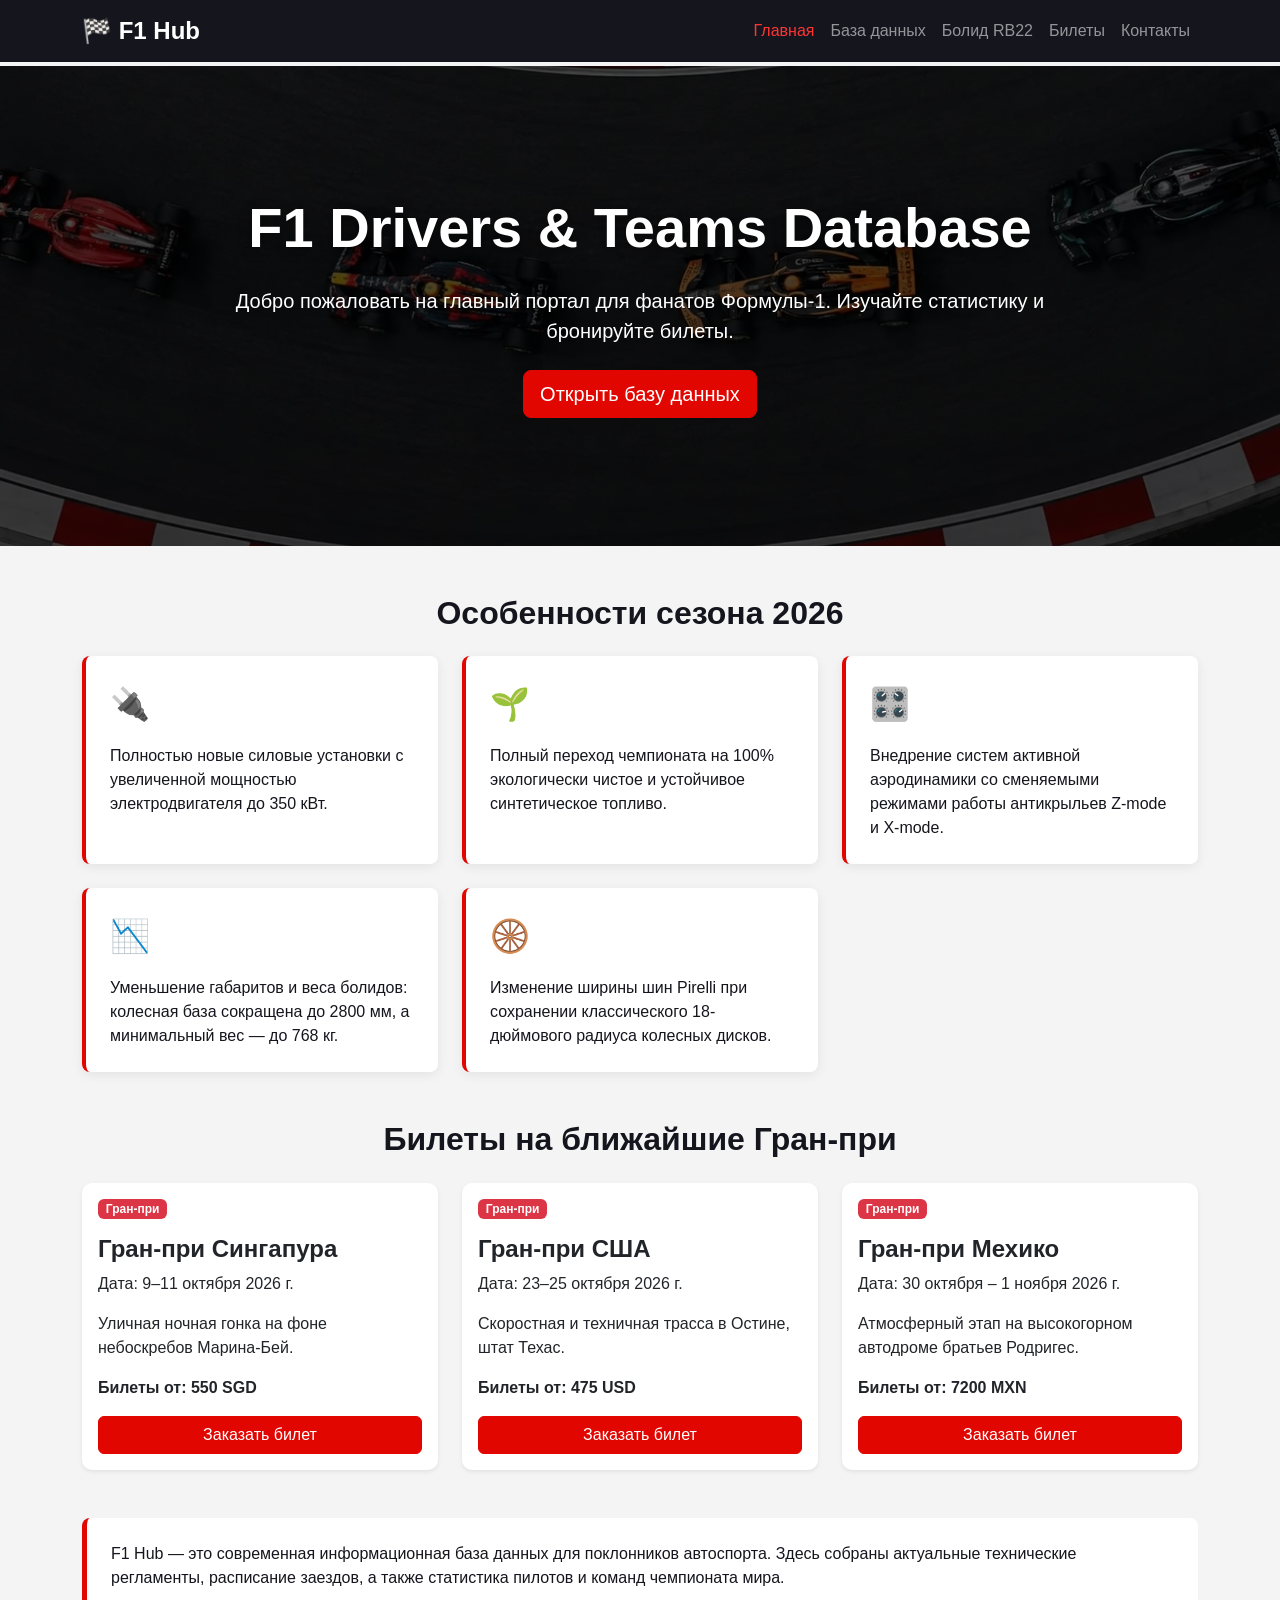
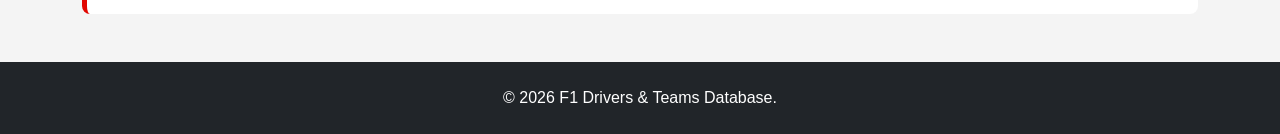
<file: index.html>
<!DOCTYPE html>
<html lang="ru">
<head>
    <meta charset="UTF-8">
    <meta name="viewport" content="width=device-width, initial-scale=1.0">
    <meta name="description" content="Главный портал для фанатов Формулы-1. База данных пилотов, команд и заказ билетов.">
    <title>F1 Drivers & Teams Database</title>
    <link href="https://cdn.jsdelivr.net/npm/bootstrap@5.3.8/dist/css/bootstrap.min.css" rel="stylesheet">
    <link rel="stylesheet" href="css/custom.css">
</head>
<body>

<header>
    <nav class="navbar navbar-expand-lg navbar-dark bg-dark fixed-top">
        <div class="container">
            <a class="navbar-brand fw-bold" href="index.html">🏁 F1 Hub</a>
            <button class="navbar-toggler" type="button" data-bs-toggle="collapse" data-bs-target="#mainNavbar" aria-controls="mainNavbar" aria-expanded="false" aria-label="Открыть меню">
                <span class="navbar-toggler-icon"></span>
            </button>
            <div class="collapse navbar-collapse" id="mainNavbar">
                <ul class="navbar-nav ms-auto">
                    <li class="nav-item"><a class="nav-link active" aria-current="page" href="index.html">Главная</a></li>
                    <li class="nav-item"><a class="nav-link" href="catalog.html">База данных</a></li>
                    <li class="nav-item"><a class="nav-link" href="product.html">Болид RB22</a></li>
                    <li class="nav-item"><a class="nav-link" href="order.html">Билеты</a></li>
                    <li class="nav-item"><a class="nav-link" href="contacts.html">Контакты</a></li>
                </ul>
            </div>
        </div>
    </nav>
</header>

<main>
    <section class="hero d-flex align-items-center text-center text-white">
        <div class="container">
            <div class="row justify-content-center">
                <div class="col-12 col-lg-9">
                    <h1 class="display-4 fw-bold mb-4">F1 Drivers & Teams Database</h1>
                    <p class="lead mb-4">Добро пожаловать на главный портал для фанатов Формулы-1. Изучайте статистику и бронируйте билеты.</p>
                    <a href="catalog.html" class="btn btn-danger btn-lg">Открыть базу данных</a>
                </div>
            </div>
        </div>
    </section>

    <section class="container my-5" id="features">
        <h2 class="text-center fw-bold mb-4">Особенности сезона 2026</h2>
        <div class="row g-4">
            <div class="col-12 col-md-6 col-lg-4">
                <div class="feature-card p-4 h-100">
                    <div class="fs-2 mb-3">🔌</div>
                    <p>Полностью новые силовые установки с увеличенной мощностью электродвигателя до 350 кВт.</p>
                </div>
            </div>
            <div class="col-12 col-md-6 col-lg-4">
                <div class="feature-card p-4 h-100">
                    <div class="fs-2 mb-3">🌱</div>
                    <p>Полный переход чемпионата на 100% экологически чистое и устойчивое синтетическое топливо.</p>
                </div>
            </div>
            <div class="col-12 col-md-6 col-lg-4">
                <div class="feature-card p-4 h-100">
                    <div class="fs-2 mb-3">🎛️</div>
                    <p>Внедрение систем активной аэродинамики со сменяемыми режимами работы антикрыльев Z-mode и X-mode.</p>
                </div>
            </div>
            <div class="col-12 col-md-6 col-lg-4">
                <div class="feature-card p-4 h-100">
                    <div class="fs-2 mb-3">📉</div>
                    <p>Уменьшение габаритов и веса болидов: колесная база сокращена до 2800 мм, а минимальный вес — до 768 кг.</p>
                </div>
            </div>
            <div class="col-12 col-md-6 col-lg-4">
                <div class="feature-card p-4 h-100">
                    <div class="fs-2 mb-3">🛞</div>
                    <p>Изменение ширины шин Pirelli при сохранении классического 18-дюймового радиуса колесных дисков.</p>
                </div>
            </div>
        </div>
    </section>

    <section class="container my-5" id="popular">
        <h2 class="text-center fw-bold mb-4">Билеты на ближайшие Гран-при</h2>
        <div class="row g-4">
            <div class="col-12 col-md-6 col-lg-4">
                <article class="card h-100 shadow-sm">
                    <div class="card-body d-flex flex-column">
                        <span class="badge bg-danger align-self-start mb-3">Гран-при</span>
                        <h3 class="card-title h4">Гран-при Сингапура</h3>
                        <p class="card-text">Дата: 9–11 октября 2026 г.</p>
                        <p class="card-text">Уличная ночная гонка на фоне небоскребов Марина-Бей.</p>
                        <p class="fw-bold mt-auto">Билеты от: 550 SGD</p>
                        <a href="order.html" class="btn btn-danger">Заказать билет</a>
                    </div>
                </article>
            </div>

            <div class="col-12 col-md-6 col-lg-4">
                <article class="card h-100 shadow-sm">
                    <div class="card-body d-flex flex-column">
                        <span class="badge bg-danger align-self-start mb-3">Гран-при</span>
                        <h3 class="card-title h4">Гран-при США</h3>
                        <p class="card-text">Дата: 23–25 октября 2026 г.</p>
                        <p class="card-text">Скоростная и техничная трасса в Остине, штат Техас.</p>
                        <p class="fw-bold mt-auto">Билеты от: 475 USD</p>
                        <a href="order.html" class="btn btn-danger">Заказать билет</a>
                    </div>
                </article>
            </div>

            <div class="col-12 col-md-6 col-lg-4">
                <article class="card h-100 shadow-sm">
                    <div class="card-body d-flex flex-column">
                        <span class="badge bg-danger align-self-start mb-3">Гран-при</span>
                        <h3 class="card-title h4">Гран-при Мехико</h3>
                        <p class="card-text">Дата: 30 октября – 1 ноября 2026 г.</p>
                        <p class="card-text">Атмосферный этап на высокогорном автодроме братьев Родригес.</p>
                        <p class="fw-bold mt-auto">Билеты от: 7200 MXN</p>
                        <a href="order.html" class="btn btn-danger">Заказать билет</a>
                    </div>
                </article>
            </div>
        </div>
    </section>

    <aside class="container my-5">
        <div class="info-block p-4">
            <p class="mb-0">F1 Hub — это современная информационная база данных для поклонников автоспорта. Здесь собраны актуальные технические регламенты, расписание заездов, а также статистика пилотов и команд чемпионата мира.</p>
        </div>
    </aside>
</main>

<footer class="bg-dark text-white text-center py-4">
    <div class="container">
        <p class="mb-0">&copy; 2026 F1 Drivers & Teams Database.</p>
    </div>
</footer>

<script src="https://cdn.jsdelivr.net/npm/bootstrap@5.3.8/dist/js/bootstrap.bundle.min.js"></script>
</body>
</html>
</file>
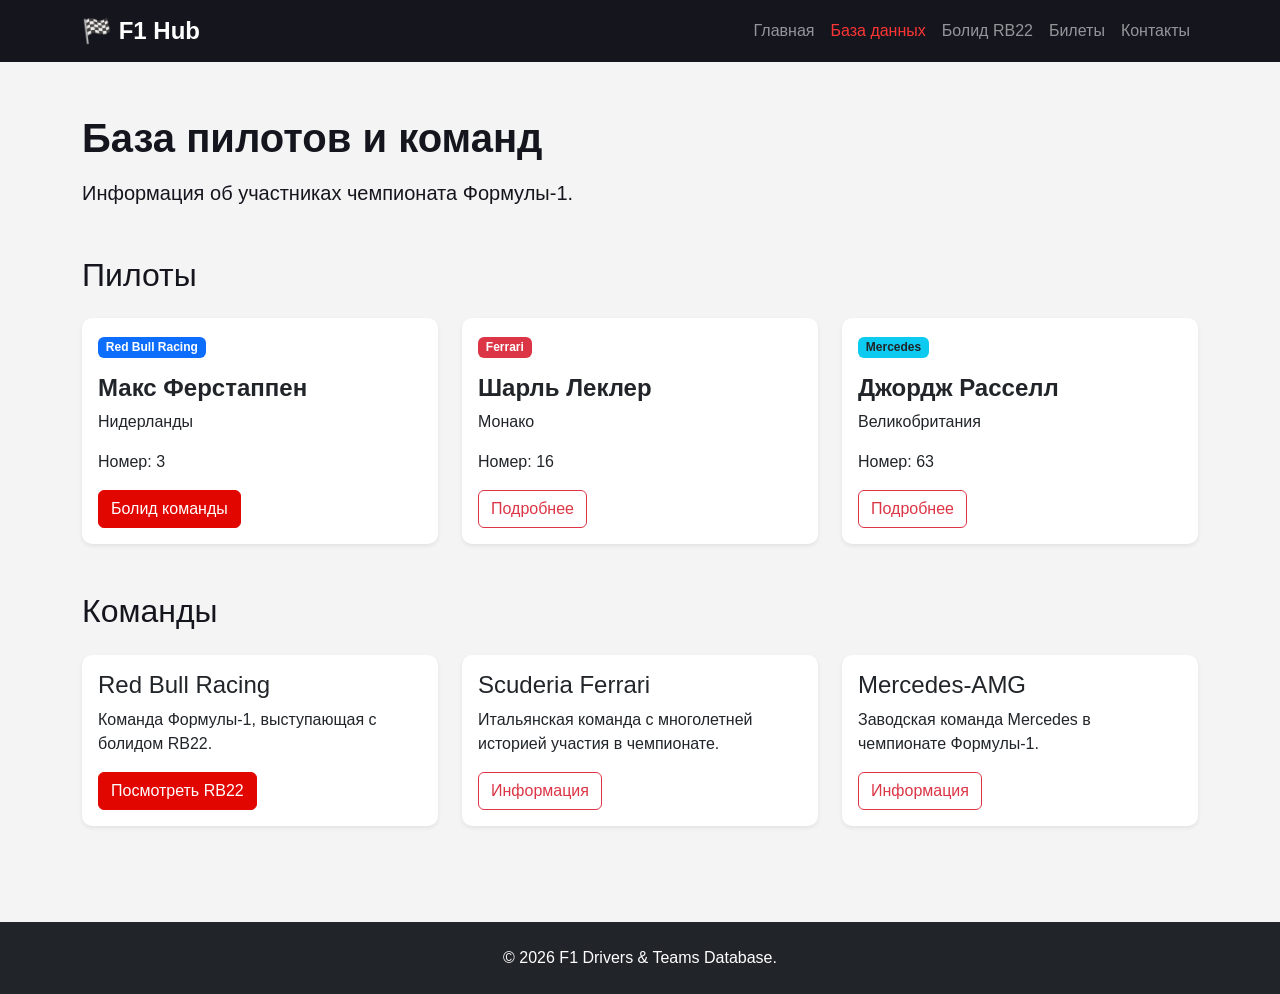
<file: catalog.html>
<!DOCTYPE html>
<html lang="ru">
<head>
    <meta charset="UTF-8">
    <meta name="viewport" content="width=device-width, initial-scale=1.0">
    <meta name="description" content="База пилотов и команд Формулы-1 — F1 Hub.">
    <title>База данных — F1 Hub</title>
    <link href="https://cdn.jsdelivr.net/npm/bootstrap@5.3.8/dist/css/bootstrap.min.css" rel="stylesheet">
    <link rel="stylesheet" href="css/custom.css">
</head>
<body>
<header>
    <nav class="navbar navbar-expand-lg navbar-dark bg-dark fixed-top">
        <div class="container">
            <a class="navbar-brand fw-bold" href="index.html">🏁 F1 Hub</a>
            <button class="navbar-toggler" type="button" data-bs-toggle="collapse" data-bs-target="#mainNavbar" aria-controls="mainNavbar" aria-expanded="false" aria-label="Открыть меню">
                <span class="navbar-toggler-icon"></span>
            </button>
            <div class="collapse navbar-collapse" id="mainNavbar">
                <ul class="navbar-nav ms-auto">
                    <li class="nav-item"><a class="nav-link" href="index.html">Главная</a></li>
                    <li class="nav-item"><a class="nav-link active" aria-current="page" href="catalog.html">База данных</a></li>
                    <li class="nav-item"><a class="nav-link" href="product.html">Болид RB22</a></li>
                    <li class="nav-item"><a class="nav-link" href="order.html">Билеты</a></li>
                    <li class="nav-item"><a class="nav-link" href="contacts.html">Контакты</a></li>
                </ul>
            </div>
        </div>
    </nav>
</header>

<main class="container my-5">
    <h1 class="fw-bold mb-3">База пилотов и команд</h1>
    <p class="lead">Информация об участниках чемпионата Формулы-1.</p>

<section class="my-5">
    <h2 class="mb-4">Пилоты</h2>
    <div class="row g-4">
        <div class="col-12 col-md-6 col-lg-4">
            <article class="card h-100 shadow-sm">
                <div class="card-body">
                    <span class="badge bg-primary mb-3">Red Bull Racing</span>
                    <h3 class="card-title h4">Макс Ферстаппен</h3>
                    <p class="card-text">Нидерланды</p>
                    <p class="card-text">Номер: 3</p>
                    <a href="product.html" class="btn btn-danger">Болид команды</a>
                </div>
            </article>
        </div>

        <div class="col-12 col-md-6 col-lg-4">
            <article class="card h-100 shadow-sm">
                <div class="card-body">
                    <span class="badge bg-danger mb-3">Ferrari</span>
                    <h3 class="card-title h4">Шарль Леклер</h3>
                    <p class="card-text">Монако</p>
                    <p class="card-text">Номер: 16</p>
                    <button class="btn btn-outline-danger" type="button" data-bs-toggle="modal" data-bs-target="#databaseModal">Подробнее</button>
                </div>
            </article>
        </div>

        <div class="col-12 col-md-6 col-lg-4">
            <article class="card h-100 shadow-sm">
                <div class="card-body">
                    <span class="badge bg-info text-dark mb-3">Mercedes</span>
                    <h3 class="card-title h4">Джордж Расселл</h3>
                    <p class="card-text">Великобритания</p>
                    <p class="card-text">Номер: 63</p>
                    <button class="btn btn-outline-danger" type="button" data-bs-toggle="modal" data-bs-target="#databaseModal">Подробнее</button>
                </div>
            </article>
        </div>
    </div>
</section>

    <section class="my-5">
        <h2 class="mb-4">Команды</h2>
        <div class="row g-4">
            <div class="col-12 col-md-6 col-lg-4">
                <div class="card h-100 shadow-sm">
                    <div class="card-body">
                        <h3 class="h4">Red Bull Racing</h3>
                        <p>Команда Формулы-1, выступающая с болидом RB22.</p>
                        <a href="product.html" class="btn btn-danger">Посмотреть RB22</a>
                    </div>
                </div>
            </div>
            <div class="col-12 col-md-6 col-lg-4">
                <div class="card h-100 shadow-sm">
                    <div class="card-body">
                        <h3 class="h4">Scuderia Ferrari</h3>
                        <p>Итальянская команда с многолетней историей участия в чемпионате.</p>
                        <button type="button" class="btn btn-outline-danger" data-bs-toggle="modal" data-bs-target="#databaseModal">Информация</button>
                    </div>
                </div>
            </div>
            <div class="col-12 col-md-6 col-lg-4">
                <div class="card h-100 shadow-sm">
                    <div class="card-body">
                        <h3 class="h4">Mercedes-AMG</h3>
                        <p>Заводская команда Mercedes в чемпионате Формулы-1.</p>
                        <button type="button" class="btn btn-outline-danger" data-bs-toggle="modal" data-bs-target="#databaseModal">Информация</button>
                    </div>
                </div>
            </div>
        </div>
    </section>
</main>

<div class="modal fade" id="databaseModal" tabindex="-1" aria-labelledby="databaseModalLabel" aria-hidden="true">
    <div class="modal-dialog modal-dialog-centered">
        <div class="modal-content">
            <div class="modal-header">
                <h2 class="modal-title fs-5" id="databaseModalLabel">F1 Hub</h2>
                <button type="button" class="btn-close" data-bs-dismiss="modal" aria-label="Закрыть"></button>
            </div>
            <div class="modal-body">
                Подробная информация о выбранной команде или пилоте находится в процессе наполнения базы данных.
            </div>
            <div class="modal-footer">
                <button type="button" class="btn btn-secondary" data-bs-dismiss="modal">Закрыть</button>
            </div>
        </div>
    </div>
</div>

<footer class="bg-dark text-white text-center py-4">
    <div class="container">
        <p class="mb-0">&copy; 2026 F1 Drivers & Teams Database.</p>
    </div>
</footer>
<script src="https://cdn.jsdelivr.net/npm/bootstrap@5.3.8/dist/js/bootstrap.bundle.min.js"></script>
</body>
</html>
</file>
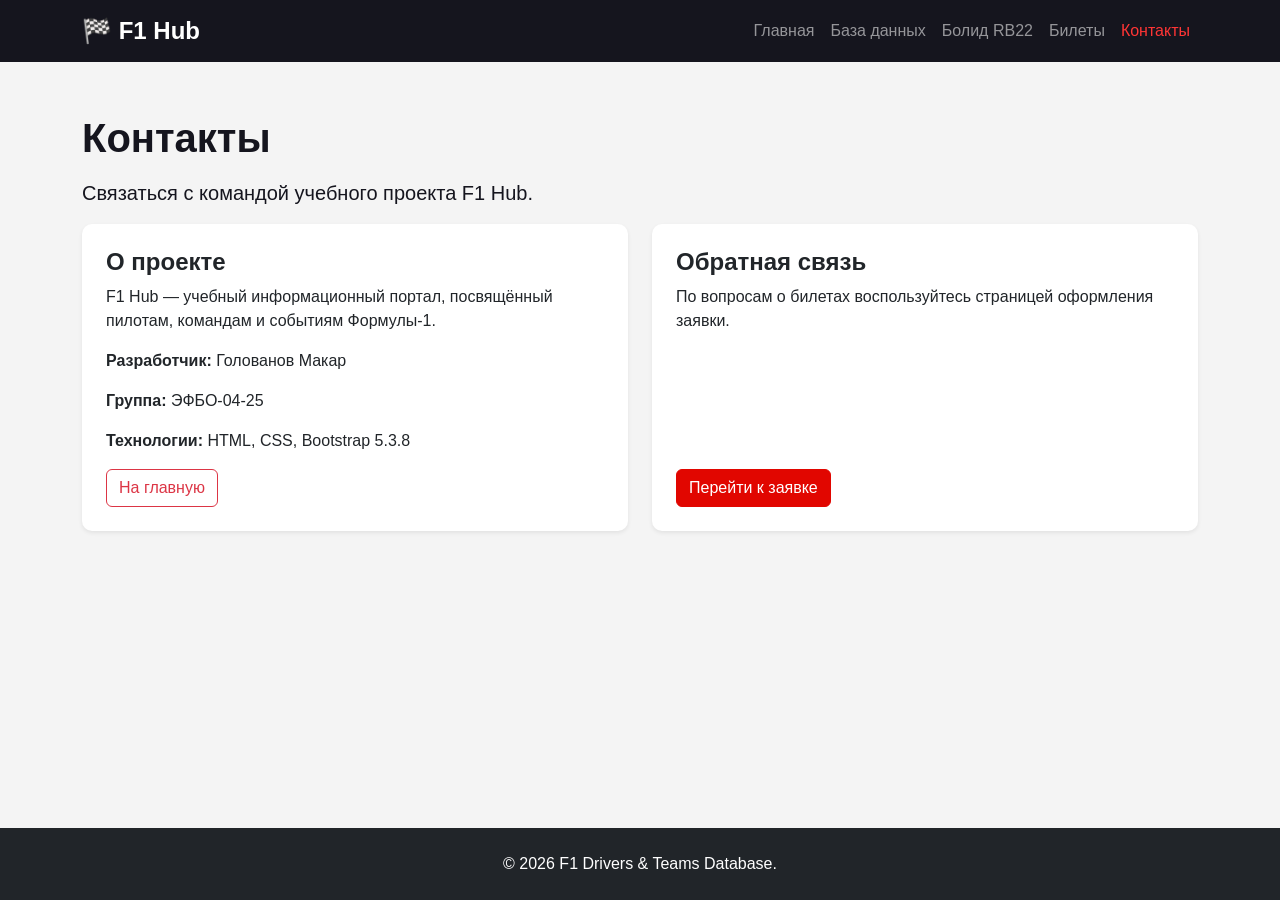
<file: contacts.html>
<!DOCTYPE html>
<html lang="ru">
<head>
    <meta charset="UTF-8">
    <meta name="viewport" content="width=device-width, initial-scale=1.0">
    <title>Контакты — F1 Hub</title>
    <link href="https://cdn.jsdelivr.net/npm/bootstrap@5.3.8/dist/css/bootstrap.min.css" rel="stylesheet">
    <link rel="stylesheet" href="css/custom.css">
</head>
<body>
<header>
    <nav class="navbar navbar-expand-lg navbar-dark bg-dark fixed-top">
        <div class="container">
            <a class="navbar-brand fw-bold" href="index.html">🏁 F1 Hub</a>
            <button class="navbar-toggler" type="button" data-bs-toggle="collapse" data-bs-target="#mainNavbar" aria-controls="mainNavbar" aria-expanded="false" aria-label="Открыть меню"><span class="navbar-toggler-icon"></span></button>
            <div class="collapse navbar-collapse" id="mainNavbar">
                <ul class="navbar-nav ms-auto">
                    <li class="nav-item"><a class="nav-link" href="index.html">Главная</a></li>
                    <li class="nav-item"><a class="nav-link" href="catalog.html">База данных</a></li>
                    <li class="nav-item"><a class="nav-link" href="product.html">Болид RB22</a></li>
                    <li class="nav-item"><a class="nav-link" href="order.html">Билеты</a></li>
                    <li class="nav-item"><a class="nav-link active" aria-current="page" href="contacts.html">Контакты</a></li>
                </ul>
            </div>
        </div>
    </nav>
</header>

<main class="container my-5">
    <h1 class="fw-bold mb-3">Контакты</h1>
    <p class="lead">Связаться с командой учебного проекта F1 Hub.</p>

    <div class="row g-4">
        <div class="col-12 col-lg-6">
            <section class="card h-100 shadow-sm p-4">
                <h2 class="h4 fw-bold">О проекте</h2>
                <p>F1 Hub — учебный информационный портал, посвящённый пилотам, командам и событиям Формулы-1.</p>
                <p><strong>Разработчик:</strong> Голованов Макар</p>
                <p><strong>Группа:</strong> ЭФБО-04-25</p>
                <p><strong>Технологии:</strong> HTML, CSS, Bootstrap 5.3.8</p>
                <a href="index.html" class="btn btn-outline-danger mt-auto align-self-start">На главную</a>
            </section>
        </div>
        <div class="col-12 col-lg-6">
            <section class="card h-100 shadow-sm p-4">
                <h2 class="h4 fw-bold">Обратная связь</h2>
                <p>По вопросам о билетах воспользуйтесь страницей оформления заявки.</p>
                <a href="order.html" class="btn btn-danger mt-auto align-self-start">Перейти к заявке</a>
            </section>
        </div>
    </div>
</main>

<footer class="bg-dark text-white text-center py-4">
    <div class="container"><p class="mb-0">&copy; 2026 F1 Drivers & Teams Database.</p></div>
</footer>
<script src="https://cdn.jsdelivr.net/npm/bootstrap@5.3.8/dist/js/bootstrap.bundle.min.js"></script>
</body>
</html>
</file>
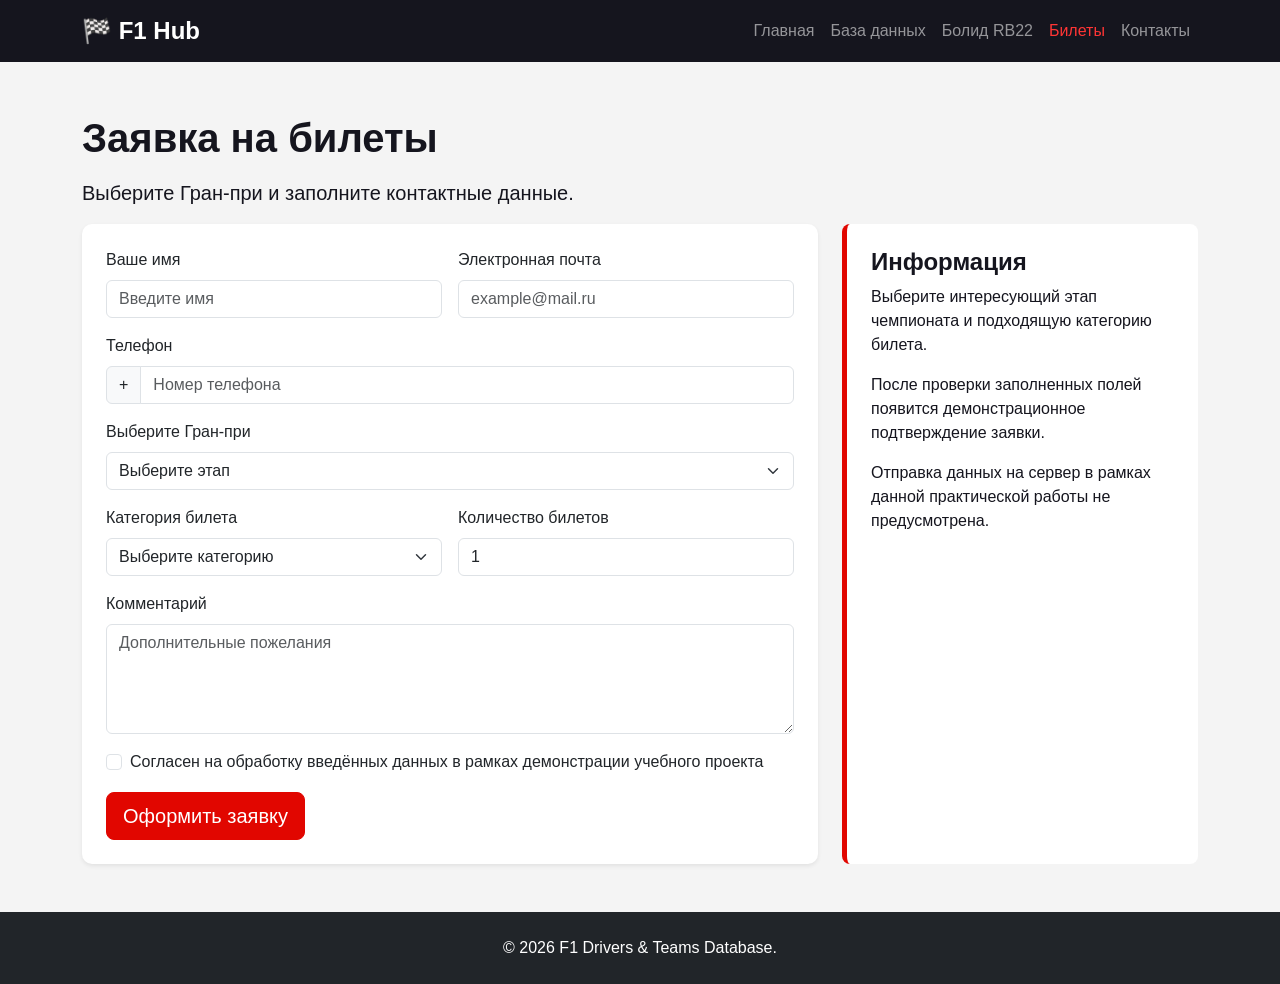
<file: order.html>
<!DOCTYPE html>
<html lang="ru">
<head>
    <meta charset="UTF-8">
    <meta name="viewport" content="width=device-width, initial-scale=1.0">
    <title>Билеты — F1 Hub</title>
    <link href="https://cdn.jsdelivr.net/npm/bootstrap@5.3.8/dist/css/bootstrap.min.css" rel="stylesheet">
    <link rel="stylesheet" href="css/custom.css">
</head>
<body>
<header>
    <nav class="navbar navbar-expand-lg navbar-dark bg-dark fixed-top">
        <div class="container">
            <a class="navbar-brand fw-bold" href="index.html">🏁 F1 Hub</a>
            <button class="navbar-toggler" type="button" data-bs-toggle="collapse" data-bs-target="#mainNavbar" aria-controls="mainNavbar" aria-expanded="false" aria-label="Открыть меню"><span class="navbar-toggler-icon"></span></button>
            <div class="collapse navbar-collapse" id="mainNavbar">
                <ul class="navbar-nav ms-auto">
                    <li class="nav-item"><a class="nav-link" href="index.html">Главная</a></li>
                    <li class="nav-item"><a class="nav-link" href="catalog.html">База данных</a></li>
                    <li class="nav-item"><a class="nav-link" href="product.html">Болид RB22</a></li>
                    <li class="nav-item"><a class="nav-link active" aria-current="page" href="order.html">Билеты</a></li>
                    <li class="nav-item"><a class="nav-link" href="contacts.html">Контакты</a></li>
                </ul>
            </div>
        </div>
    </nav>
</header>

<main class="container my-5">
    <h1 class="fw-bold mb-3">Заявка на билеты</h1>
    <p class="lead">Выберите Гран-при и заполните контактные данные.</p>


    <div class="row g-4">
        <div class="col-12 col-lg-8">
            <form id="ticketForm" class="card p-4 shadow-sm">
                <div class="row g-3">
                    <div class="col-12 col-md-6">
                        <label for="fullName" class="form-label">Ваше имя</label>
                        <input type="text" class="form-control" id="fullName" name="fullName" placeholder="Введите имя" required>
                    </div>
                    <div class="col-12 col-md-6">
                        <label for="email" class="form-label">Электронная почта</label>
                        <input type="email" class="form-control" id="email" name="email" placeholder="example@mail.ru" required>
                    </div>
                    <div class="col-12">
                        <label for="phone" class="form-label">Телефон</label>
                        <div class="input-group">
                            <span class="input-group-text">+</span>
                            <input type="tel" class="form-control" id="phone" name="phone" placeholder="Номер телефона" required>
                        </div>
                    </div>
                    <div class="col-12">
                        <label for="grandPrix" class="form-label">Выберите Гран-при</label>
                        <select class="form-select" id="grandPrix" name="grandPrix" required>
                            <option value="" selected disabled>Выберите этап</option>
                            <option value="singapore">Гран-при Сингапура</option>
                            <option value="usa">Гран-при США</option>
                            <option value="mexico">Гран-при Мехико</option>
                        </select>
                    </div>
                    <div class="col-12 col-md-6">
                        <label for="ticketType" class="form-label">Категория билета</label>
                        <select class="form-select" id="ticketType" name="ticketType" required>
                            <option value="" selected disabled>Выберите категорию</option>
                            <option value="general">Общий вход</option>
                            <option value="grandstand">Трибуна</option>
                            <option value="vip">VIP</option>
                        </select>
                    </div>
                    <div class="col-12 col-md-6">
                        <label for="quantity" class="form-label">Количество билетов</label>
                        <input type="number" class="form-control" id="quantity" name="quantity" min="1" max="10" value="1" required>
                    </div>
                    <div class="col-12">
                        <label for="comment" class="form-label">Комментарий</label>
                        <textarea class="form-control" id="comment" name="comment" rows="4" placeholder="Дополнительные пожелания"></textarea>
                    </div>
                    <div class="col-12">
                        <div class="form-check">
                            <input class="form-check-input" type="checkbox" id="consent" required>
                            <label class="form-check-label" for="consent">Согласен на обработку введённых данных в рамках демонстрации учебного проекта</label>
                        </div>
                    </div>
                    <div class="col-12">
                        <button type="submit" class="btn btn-danger btn-lg">Оформить заявку</button>
                    </div>
                </div>
            </form>
        </div>
        <aside class="col-12 col-lg-4">
            <div class="info-block p-4 h-100">
                <h2 class="h4 fw-bold">Информация</h2>
                <p>Выберите интересующий этап чемпионата и подходящую категорию билета.</p>
                <p>После проверки заполненных полей появится демонстрационное подтверждение заявки.</p>
                <p class="mb-0">Отправка данных на сервер в рамках данной практической работы не предусмотрена.</p>
            </div>
        </aside>
    </div>
</main>

<div class="modal fade" id="successModal" tabindex="-1" aria-labelledby="successModalLabel" aria-hidden="true">
    <div class="modal-dialog modal-dialog-centered">
        <div class="modal-content">
            <div class="modal-header">
                <h2 class="modal-title fs-5" id="successModalLabel">Заявка подготовлена</h2>
                <button type="button" class="btn-close" data-bs-dismiss="modal" aria-label="Закрыть"></button>
            </div>
            <div class="modal-body">Форма успешно прошла проверку. Это демонстрация интерфейса, заявка не отправлена на сервер.</div>
            <div class="modal-footer">
                <button type="button" class="btn btn-danger" data-bs-dismiss="modal">Понятно</button>
            </div>
        </div>
    </div>
</div>

<footer class="bg-dark text-white text-center py-4">
    <div class="container"><p class="mb-0">&copy; 2026 F1 Drivers & Teams Database.</p></div>
</footer>
<script src="https://cdn.jsdelivr.net/npm/bootstrap@5.3.8/dist/js/bootstrap.bundle.min.js"></script>
<script>
    const ticketForm = document.getElementById("ticketForm");

    ticketForm.addEventListener("submit", function (event) {
        event.preventDefault();

        if (!ticketForm.checkValidity()) {
            ticketForm.reportValidity();
            return;
        }

        const successModal = new bootstrap.Modal(document.getElementById("successModal"));
        successModal.show();
    });
</script>
</body>
</html>
</file>
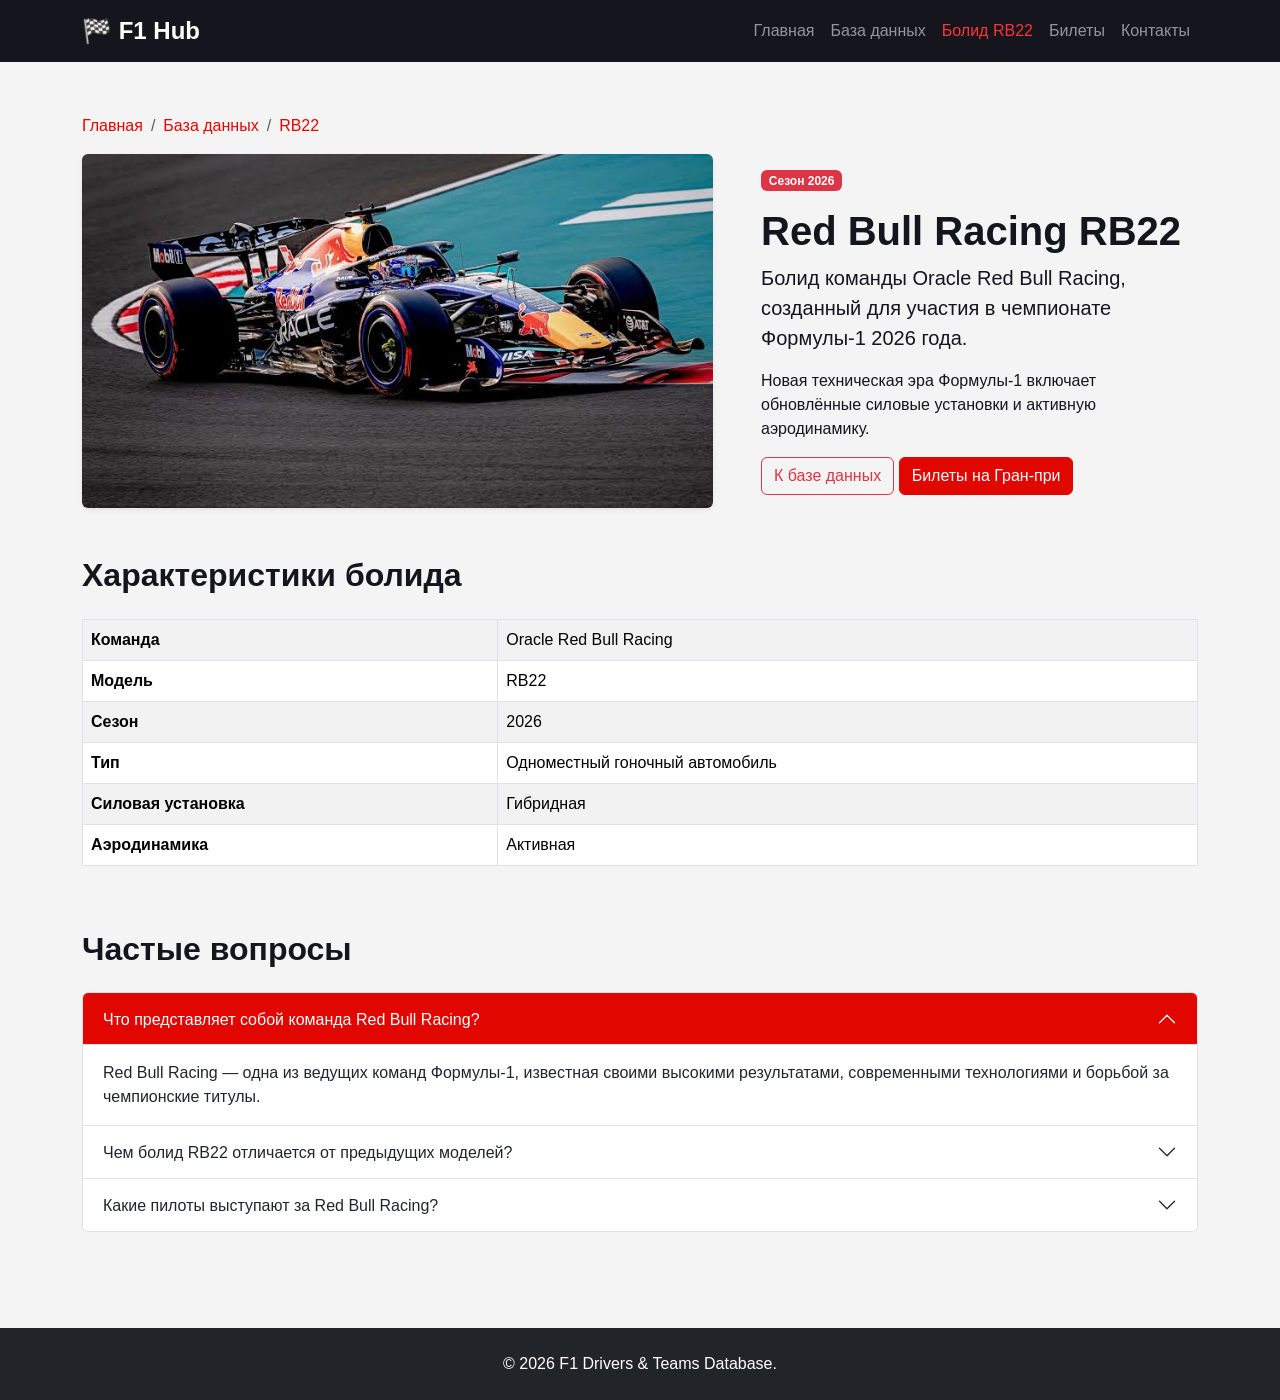
<file: product.html>
<!DOCTYPE html>
<html lang="ru">
<head>
    <meta charset="UTF-8">
    <meta name="viewport" content="width=device-width, initial-scale=1.0">
    <title>Болид RB22 — F1 Hub</title>
    <link href="https://cdn.jsdelivr.net/npm/bootstrap@5.3.8/dist/css/bootstrap.min.css" rel="stylesheet">
    <link rel="stylesheet" href="css/custom.css">
</head>
<body>
<header>
    <nav class="navbar navbar-expand-lg navbar-dark bg-dark fixed-top">
        <div class="container">
            <a class="navbar-brand fw-bold" href="index.html">🏁 F1 Hub</a>
            <button class="navbar-toggler" type="button" data-bs-toggle="collapse" data-bs-target="#mainNavbar" aria-controls="mainNavbar" aria-expanded="false" aria-label="Открыть меню"><span class="navbar-toggler-icon"></span></button>
            <div class="collapse navbar-collapse" id="mainNavbar">
                <ul class="navbar-nav ms-auto">
                    <li class="nav-item"><a class="nav-link" href="index.html">Главная</a></li>
                    <li class="nav-item"><a class="nav-link" href="catalog.html">База данных</a></li>
                    <li class="nav-item"><a class="nav-link active" aria-current="page" href="product.html">Болид RB22</a></li>
                    <li class="nav-item"><a class="nav-link" href="order.html">Билеты</a></li>
                    <li class="nav-item"><a class="nav-link" href="contacts.html">Контакты</a></li>
                </ul>
            </div>
        </div>
    </nav>
</header>

<main class="container my-5">
    <nav aria-label="Навигационная цепочка">
        <ol class="breadcrumb">
            <li class="breadcrumb-item"><a href="index.html">Главная</a></li>
            <li class="breadcrumb-item"><a href="catalog.html">База данных</a></li>
            <li class="breadcrumb-item active" aria-current="page">RB22</li>
        </ol>
    </nav>

    <div class="row g-5 align-items-center">
        <div class="col-12 col-lg-7">
            <img src="images/redbull.jpg" class="img-fluid rounded shadow-sm w-100" alt="Болид Red Bull Racing RB22">
        </div>
        <div class="col-12 col-lg-5">
            <span class="badge bg-danger mb-3">Сезон 2026</span>
            <h1 class="fw-bold">Red Bull Racing RB22</h1>
            <p class="lead">Болид команды Oracle Red Bull Racing, созданный для участия в чемпионате Формулы-1 2026 года.</p>
            <p>Новая техническая эра Формулы-1 включает обновлённые силовые установки и активную аэродинамику.</p>
            <a href="catalog.html" class="btn btn-outline-danger">К базе данных</a>
            <a href="order.html" class="btn btn-danger">Билеты на Гран-при</a>
        </div>
    </div>

    <section class="my-5">
        <h2 class="fw-bold mb-4">Характеристики болида</h2>
        <div class="table-responsive">
            <table class="table table-striped table-bordered align-middle">
                <tbody>
                    <tr><th scope="row">Команда</th><td>Oracle Red Bull Racing</td></tr>
                    <tr><th scope="row">Модель</th><td>RB22</td></tr>
                    <tr><th scope="row">Сезон</th><td>2026</td></tr>
                    <tr><th scope="row">Тип</th><td>Одноместный гоночный автомобиль</td></tr>
                    <tr><th scope="row">Силовая установка</th><td>Гибридная</td></tr>
                    <tr><th scope="row">Аэродинамика</th><td>Активная</td></tr>
                </tbody>
            </table>
        </div>
    </section>

<section class="my-5">
    <h2 class="fw-bold mb-4">Частые вопросы</h2>
    <div class="accordion" id="rb22Accordion">
        <div class="accordion-item">
            <h3 class="accordion-header">
                <button class="accordion-button" type="button" data-bs-toggle="collapse" data-bs-target="#faqOne" aria-expanded="true" aria-controls="faqOne">
                    Что представляет собой команда Red Bull Racing?
                </button>
            </h3>
            <div id="faqOne" class="accordion-collapse collapse show" data-bs-parent="#rb22Accordion">
                <div class="accordion-body">
                    Red Bull Racing — одна из ведущих команд Формулы-1, известная своими высокими результатами, современными технологиями и борьбой за чемпионские титулы.
                </div>
            </div>
        </div>

        <div class="accordion-item">
            <h3 class="accordion-header">
                <button class="accordion-button collapsed" type="button" data-bs-toggle="collapse" data-bs-target="#faqTwo" aria-expanded="false" aria-controls="faqTwo">
                    Чем болид RB22 отличается от предыдущих моделей?
                </button>
            </h3>
            <div id="faqTwo" class="accordion-collapse collapse" data-bs-parent="#rb22Accordion">
                <div class="accordion-body">
                    RB22 создан с учётом обновлённого технического регламента, включает гибридную силовую установку, активную аэродинамику и улучшенные технические характеристики для сезона 2026 года.
                </div>
            </div>
        </div>

        <div class="accordion-item">
            <h3 class="accordion-header">
                <button class="accordion-button collapsed" type="button" data-bs-toggle="collapse" data-bs-target="#faqThree" aria-expanded="false" aria-controls="faqThree">
                    Какие пилоты выступают за Red Bull Racing?
                </button>
            </h3>
            <div id="faqThree" class="accordion-collapse collapse" data-bs-parent="#rb22Accordion">
                <div class="accordion-body">
                    В учебной версии проекта команда Red Bull Racing представлена как ключевая команда, связанная с болидом RB22 и пилотом Максом Ферстаппеном.
                </div>
            </div>
        </div>
    </div>
</section>
</main>

<footer class="bg-dark text-white text-center py-4">
    <div class="container"><p class="mb-0">&copy; 2026 F1 Drivers & Teams Database.</p></div>
</footer>
<script src="https://cdn.jsdelivr.net/npm/bootstrap@5.3.8/dist/js/bootstrap.bundle.min.js"></script>
</body>
</html>
</file>
<file: css/custom.css>
:root {
    --f1-red: #e10600;
    --f1-dark: #15151e;
    --f1-light: #f4f4f4;
}

body {
    background-color: var(--f1-light);
    color: var(--f1-dark);
    font-family: Arial, Helvetica, sans-serif;
}

.navbar {
    background-color: var(--f1-dark) !important;
}

.navbar-brand {
    font-size: 1.5rem;
}

.nav-link {
    transition: color 0.2s;
}

.nav-link:hover,
.nav-link.active {
    color: #ff3535 !important;
}

.hero {
    min-height: 480px;
    padding: 90px 0;
    background:
        linear-gradient(rgba(0, 0, 0, 0.65), rgba(0, 0, 0, 0.72)),
        url("../images/hero-bg.jpg") center / cover no-repeat;
}

.hero h1 {
    text-shadow: 0 3px 12px rgba(0, 0, 0, 0.5);
}

.btn-danger {
    background-color: var(--f1-red);
    border-color: var(--f1-red);
}

.btn-danger:hover {
    background-color: #b30500;
    border-color: #b30500;
}

.feature-card {
    background-color: #ffffff;
    border-left: 4px solid var(--f1-red);
    border-radius: 8px;
    box-shadow: 0 3px 12px rgba(0, 0, 0, 0.07);
    transition: transform 0.2s;
}

.feature-card:hover {
    transform: translateY(-4px);
}

.feature-card p {
    margin-bottom: 0;
}

.card {
    border: 0;
    border-radius: 10px;
    overflow: hidden;
}

.card-title {
    font-weight: 700;
}

.info-block {
    background-color: #ffffff;
    border-left: 5px solid var(--f1-red);
    border-radius: 8px;
}

footer {
    background-color: var(--f1-dark) !important;
}

@media (max-width: 767px) {
    .hero {
        min-height: 360px;
        padding: 65px 15px;
    }

    .hero h1 {
        font-size: 2rem;
    }
}

.accordion-button:not(.collapsed) {
    background-color: #e10600;
    color: #ffffff;
}

.accordion-button:focus {
    box-shadow: none;
    border-color: #e10600;
}

.accordion-button:not(.collapsed)::after {
    filter: brightness(0) invert(1);
}


html {
    min-height: 100%;
}

body {
    min-height: 100vh;
    display: flex;
    flex-direction: column;
    padding-top: 66px;
}

main {
    flex: 1 0 auto;
}

footer {
    flex-shrink: 0;
    width: 100%;
    background-color: var(--f1-dark) !important;
}

.navbar.fixed-top {
    z-index: 1030;
}

.breadcrumb a {
    color: #e10600;
    text-decoration: none;
}

.breadcrumb a:hover {
    color: #b30500;
    text-decoration: underline;
}

.breadcrumb-item.active {
    color: #e10600;
}
</file>
